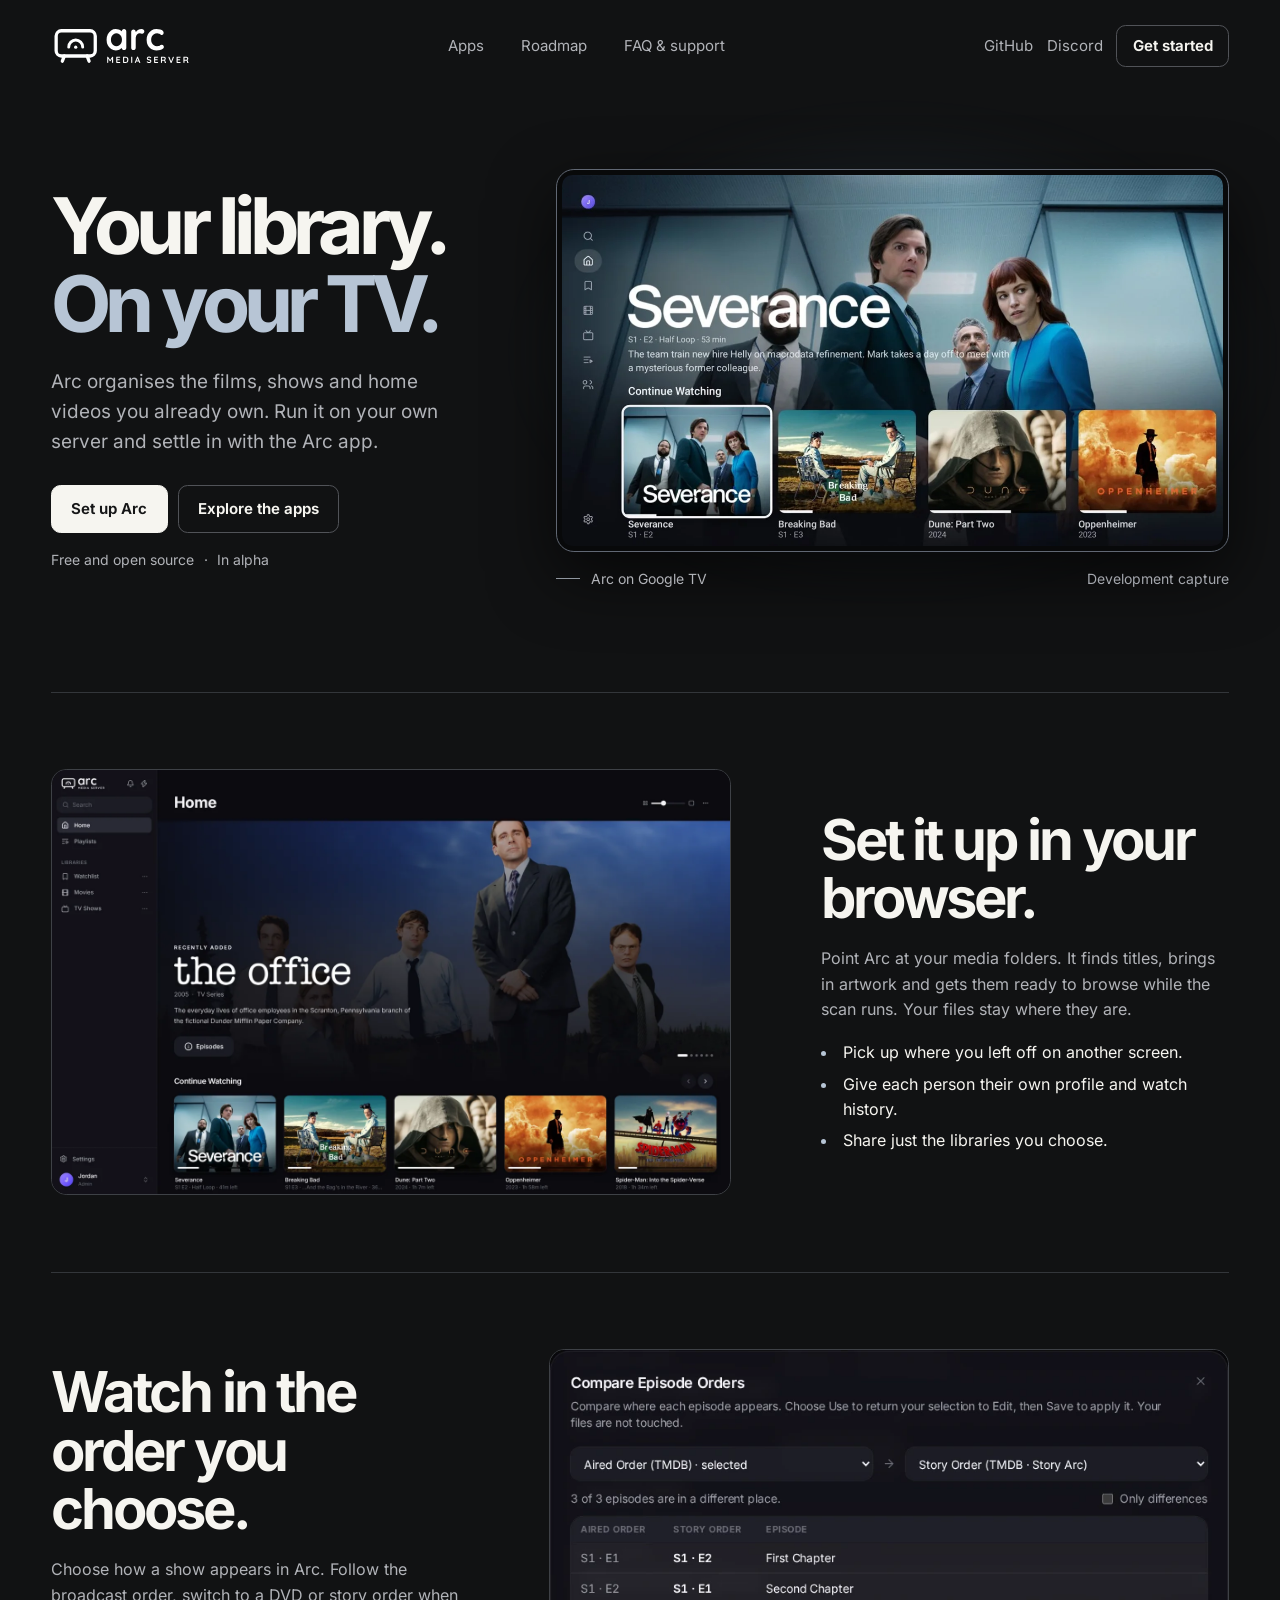
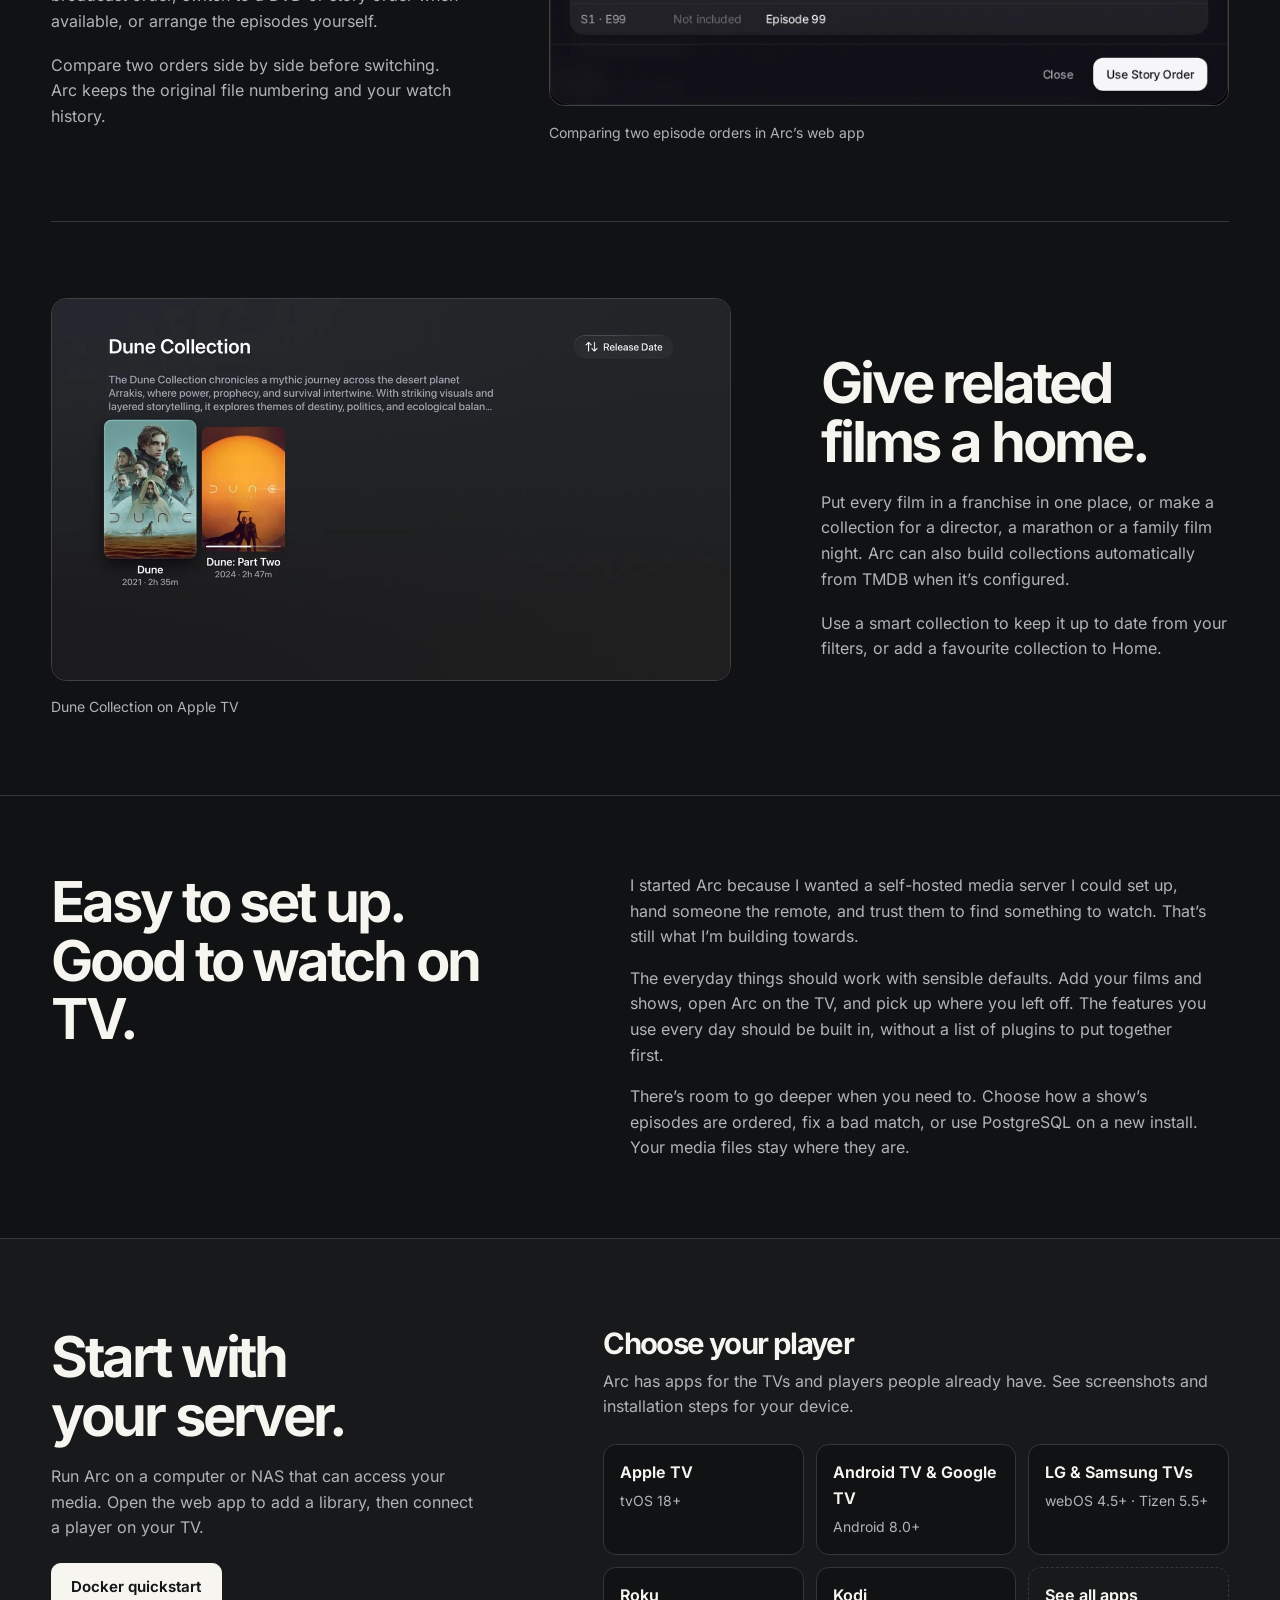
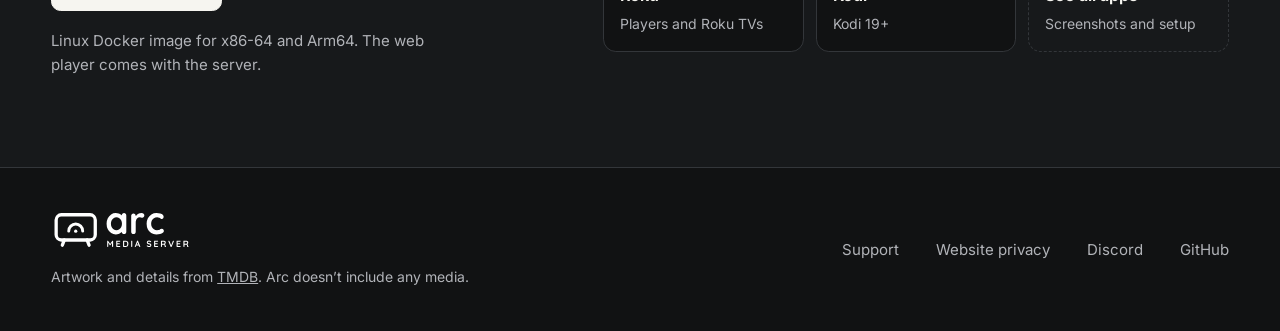
<file: index.html>
<!doctype html>
<html lang="en">
<head>
  <meta charset="utf-8">
  <meta name="viewport" content="width=device-width, initial-scale=1">
  <meta name="theme-color" content="#111213">
  <meta name="description" content="Arc is a free, open-source media server for your movies, shows and home videos. Run it at home and watch on your TV.">
  <title>Arc Media Server</title>
  <link rel="canonical" href="https://arcmediaserver.org/">
  <meta property="og:type" content="website">
  <meta property="og:site_name" content="Arc Media Server">
  <meta property="og:url" content="https://arcmediaserver.org/">
  <meta property="og:title" content="Arc Media Server">
  <meta property="og:description" content="Arc is a free, open-source media server for your movies, shows and home videos. Run it at home and watch on your TV.">
  <meta property="og:image" content="https://arcmediaserver.org/assets/og-image.jpg">
  <meta property="og:image:width" content="1200">
  <meta property="og:image:height" content="630">
  <meta property="og:image:alt" content="Arc Media Server: Your library. On your TV. Shown beside Arc's Home screen on Google TV.">
  <meta name="twitter:card" content="summary_large_image">
  <link rel="icon" href="assets/arc-icon.svg" type="image/svg+xml">
  <link rel="stylesheet" href="style.css">
  <script src="navigation.js" defer></script>
</head>
<body>
  <a class="skip" href="#content">Skip to content</a>
  <header class="header wrap">
    <a class="brand" href="./" aria-label="Arc Media Server home"><img src="assets/arc-logo.svg" width="140" height="43" alt="Arc Media Server"></a>
    <button class="nav-toggle" type="button" aria-label="Menu" aria-expanded="false" aria-controls="header-links" hidden>
      <span class="nav-toggle-icon" aria-hidden="true"></span>
    </button>
    <div class="header-links" id="header-links">
      <nav aria-label="Main navigation">
        <a href="apps/">Apps</a>
        <a href="roadmap/">Roadmap</a>
        <a href="support/">FAQ &amp; support</a>
      </nav>
      <nav class="header-actions" aria-label="Project links">
        <a href="https://github.com/arc-media-server/arc-media-server">GitHub</a>
        <a href="https://discord.gg/wtJKFSrkAP">Discord</a>
      </nav>
    </div>
    <a class="button small header-cta" href="#get-started">Get started</a>
  </header>
  <main id="content">
    <section class="hero wrap" aria-labelledby="hero-title">
      <div class="hero-copy">
        <h1 id="hero-title">Your library.<br><span>On your TV.</span></h1>
        <p>Arc organises the films, shows and home videos you already own. Run it on your own server and settle in with the Arc app.</p>
        <div class="actions">
          <a class="button primary" href="#get-started">Set up Arc</a>
          <a class="button" href="apps/">Explore the apps</a>
        </div>
        <p class="availability">Free and open source <span aria-hidden="true">·</span> In alpha</p>
      </div>
      <figure class="hero-screen">
        <div class="screen">
          <img src="assets/apps/android-home.webp" width="1200" height="675" fetchpriority="high" alt="Arc Home on Google TV, with Severance and a Continue Watching row">
        </div>
        <figcaption><span class="caption-line"></span> Arc on Google TV <span class="caption-detail">Development capture</span></figcaption>
      </figure>
    </section>

    <section class="feature wrap" id="experience" aria-labelledby="experience-title">
      <div class="feature-media">
        <img src="assets/server-home.webp" width="1500" height="938" loading="lazy" alt="Arc’s web Home with the library sidebar, The Office and Continue Watching">
      </div>
      <div class="feature-copy">
        <h2 id="experience-title">Set it up in your browser.</h2>
        <p>Point Arc at your media folders. It finds titles, brings in artwork and gets them ready to browse while the scan runs. Your files stay where they are.</p>
        <ul class="details">
          <li>Pick up where you left off on another screen.</li>
          <li>Give each person their own profile and watch history.</li>
          <li>Share just the libraries you choose.</li>
        </ul>
      </div>
    </section>

    <section class="feature feature-order wrap" aria-labelledby="ordering-title">
      <div class="feature-copy">
        <h2 id="ordering-title">Watch in the order you choose.</h2>
        <p>Choose how a show appears in Arc. Follow the broadcast order, switch to a DVD or story order when available, or arrange the episodes yourself.</p>
        <p>Compare two orders side by side before switching. Arc keeps the original file numbering and your watch history.</p>
      </div>
      <figure>
        <div class="feature-media">
          <img src="assets/episode-order-comparison.webp" width="820" height="430" loading="lazy" alt="Arc compares aired order and story order for a sample series. First Chapter moves from episode one to episode two, while Second Chapter moves from episode two to episode one.">
        </div>
        <figcaption>Comparing two episode orders in Arc’s web app</figcaption>
      </figure>
    </section>

    <section class="feature wrap" aria-labelledby="collections-title">
      <figure>
        <div class="feature-media">
          <img src="assets/apps/apple-collection.webp" width="1200" height="675" loading="lazy" alt="The Dune Collection with both films on a single screen in Arc for Apple TV">
        </div>
        <figcaption>Dune Collection on Apple TV</figcaption>
      </figure>
      <div class="feature-copy">
        <h2 id="collections-title">Give related films a home.</h2>
        <p>Put every film in a franchise in one place, or make a collection for a director, a marathon or a family film night. Arc can also build collections automatically from TMDB when it’s configured.</p>
        <p>Use a smart collection to keep it up to date from your filters, or add a favourite collection to Home.</p>
      </div>
    </section>

    <section class="mission wrap" id="mission" aria-labelledby="mission-title">
      <h2 id="mission-title">Easy to set up.<br>Good to watch on TV.</h2>
      <div>
        <p>I started Arc because I wanted a self-hosted media server I could set up, hand someone the remote, and trust them to find something to watch. That’s still what I’m building towards.</p>
        <p>The everyday things should work with sensible defaults. Add your films and shows, open Arc on the TV, and pick up where you left off. The features you use every day should be built in, without a list of plugins to put together first.</p>
        <p>There’s room to go deeper when you need to. Choose how a show’s episodes are ordered, fix a bad match, or use PostgreSQL on a new install. Your media files stay where they are.</p>
      </div>
    </section>

    <section class="install" id="get-started" aria-labelledby="install-title">
      <div class="wrap install-grid">
        <div class="install-copy">
          <h2 id="install-title">Start with<br>your server.</h2>
          <p>Run Arc on a computer or NAS that can access your media. Open the web app to add a library, then connect a player on your TV.</p>
          <a class="button primary" href="https://github.com/arc-media-server/arc-media-server#running-with-docker">Docker quickstart</a>
          <p class="detail">Linux Docker image for x86-64 and Arm64. The web player comes with the server.</p>
        </div>
        <div class="apps" id="apps">
          <h3>Choose your player</h3>
          <p>Arc has apps for the TVs and players people already have. See screenshots and installation steps for your device.</p>
          <ul class="platforms">
            <li><a href="apps/#apple"><strong>Apple TV</strong><span>tvOS 18+</span></a></li>
            <li><a href="apps/#android"><strong>Android TV &amp; Google TV</strong><span>Android 8.0+</span></a></li>
            <li><a href="apps/#smart-tv"><strong>LG &amp; Samsung TVs</strong><span>webOS&nbsp;4.5+ · Tizen&nbsp;5.5+</span></a></li>
            <li><a href="apps/#roku"><strong>Roku</strong><span>Players and Roku TVs</span></a></li>
            <li><a href="apps/#kodi"><strong>Kodi</strong><span>Kodi 19+</span></a></li>
            <li><a href="apps/" class="platforms-all"><strong>See all apps</strong><span>Screenshots and setup</span></a></li>
          </ul>
        </div>
      </div>
    </section>
  </main>
  <footer class="wrap footer">
    <div>
      <a class="brand" href="./" aria-label="Arc Media Server home"><img src="assets/arc-logo.svg" width="140" height="43" alt="Arc Media Server" loading="lazy"></a>
      <p>Artwork and details from <a href="https://www.themoviedb.org/">TMDB</a>. Arc doesn’t include any media.</p>
    </div>
    <nav aria-label="Footer">
      <a href="support/">Support</a>
      <a href="privacy.html">Website privacy</a>
      <a href="https://discord.gg/wtJKFSrkAP">Discord</a>
      <a href="https://github.com/arc-media-server">GitHub</a>
    </nav>
  </footer>
</body>
</html>
</file>
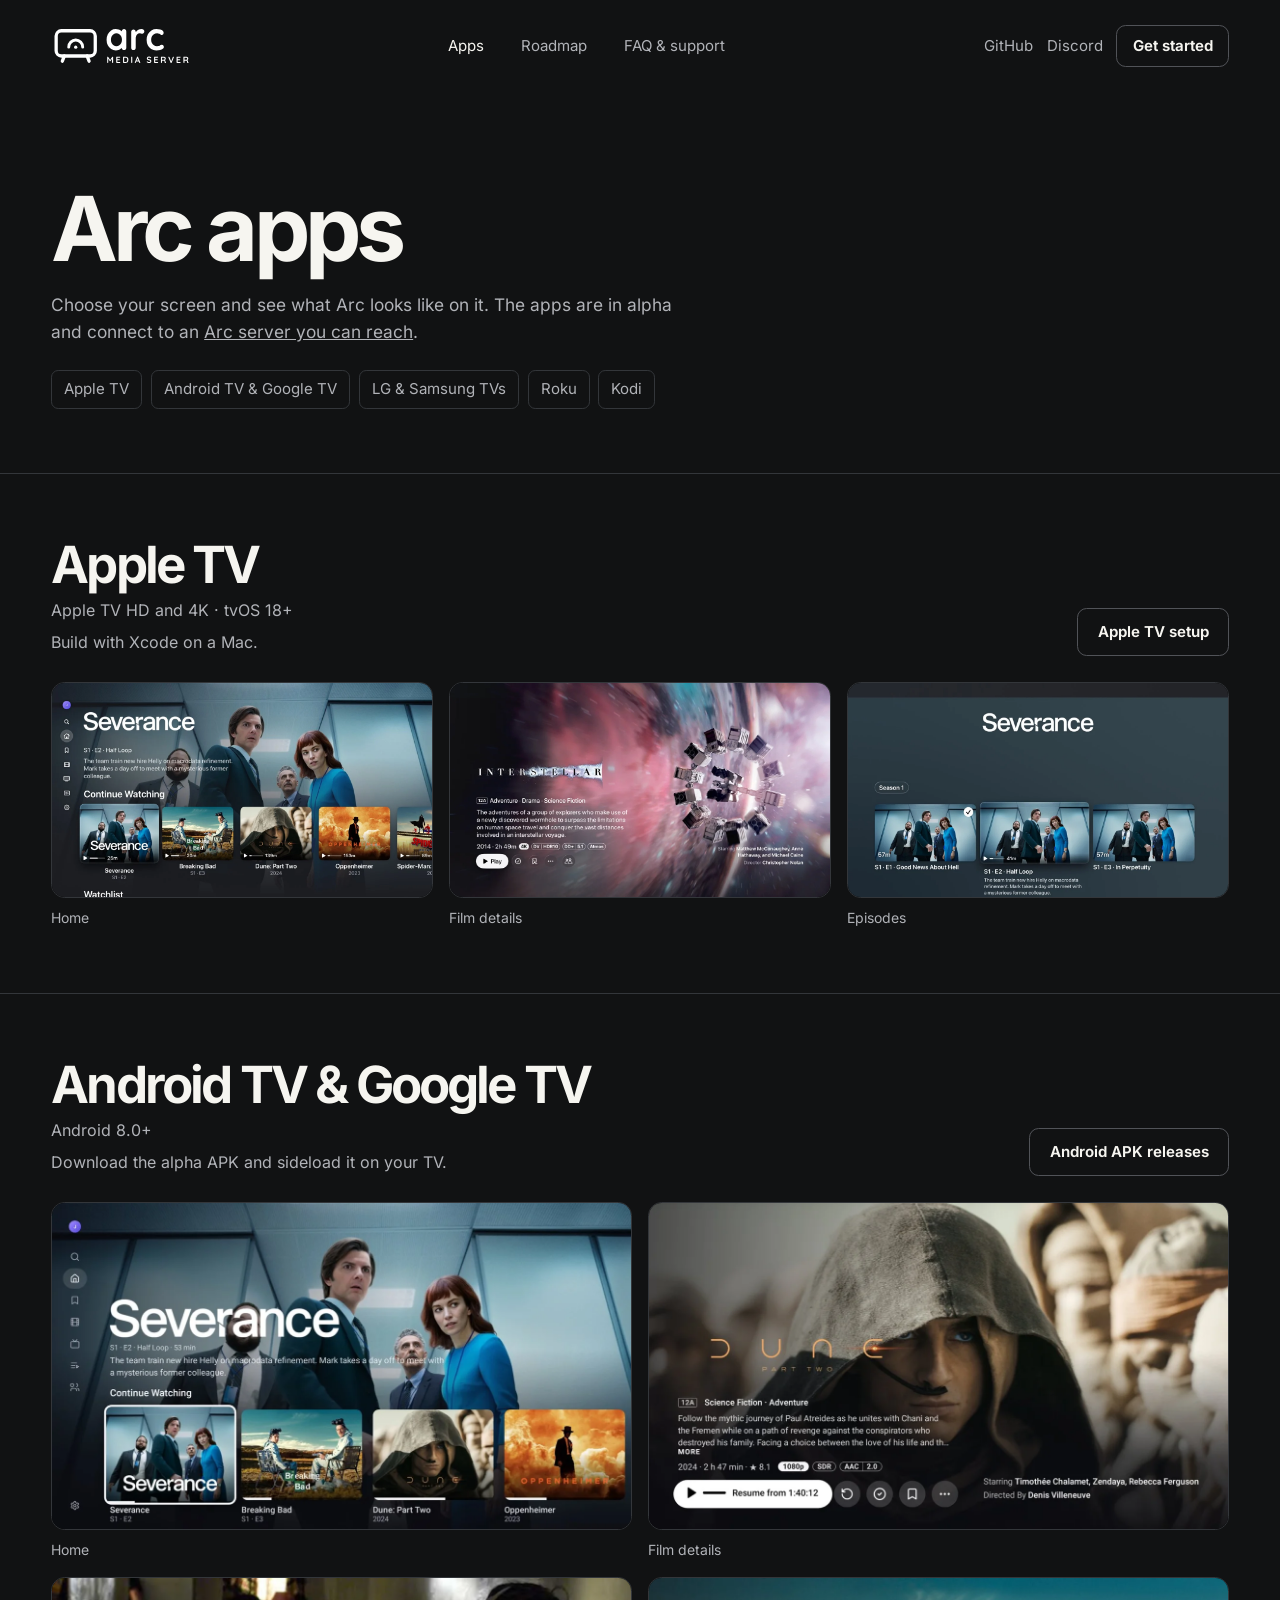
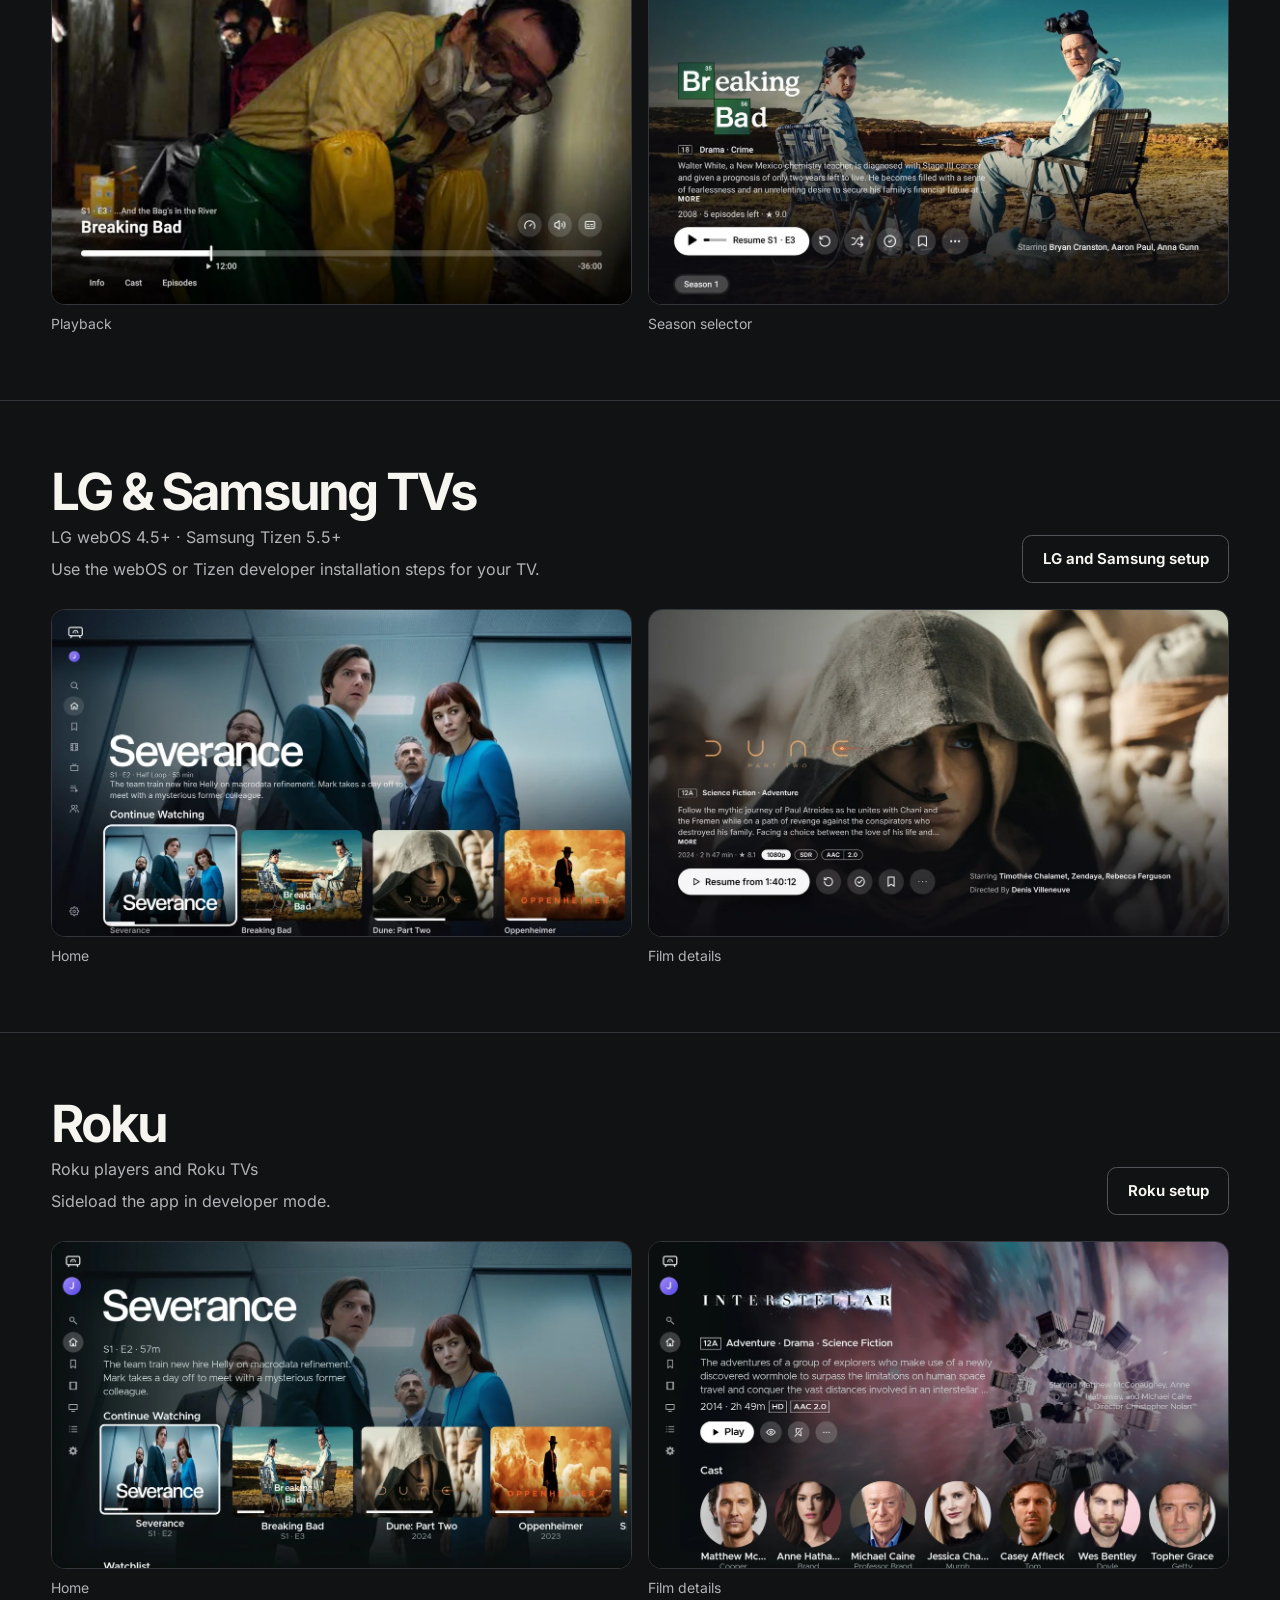
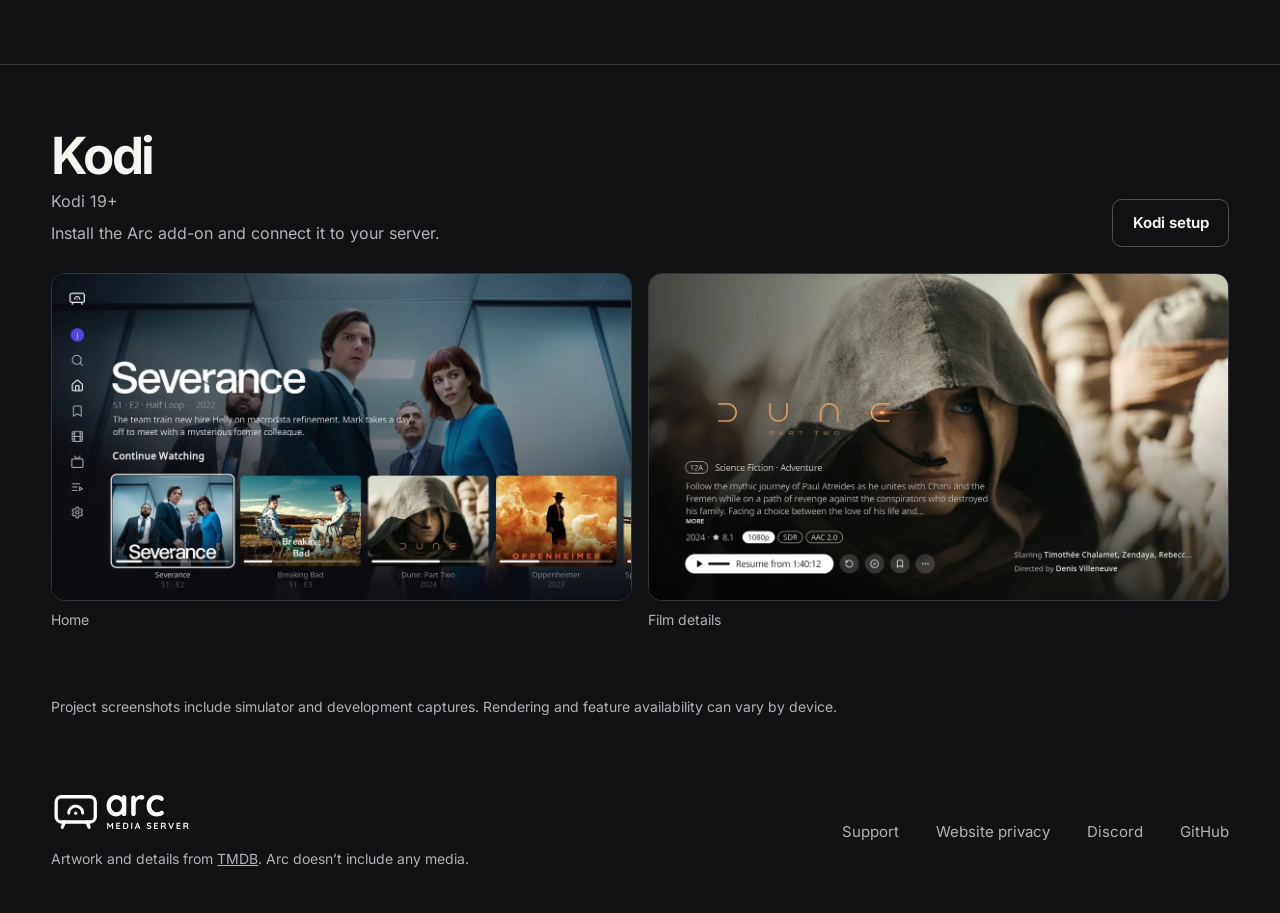
<file: apps/index.html>
<!doctype html>
<html lang="en">
<head>
  <meta charset="utf-8">
  <meta name="viewport" content="width=device-width, initial-scale=1">
  <meta name="theme-color" content="#111213">
  <meta name="description" content="Arc screenshots and installation links for Apple TV, Android TV, LG and Samsung TVs, Roku, and Kodi.">
  <title>Apps · Arc Media Server</title>
  <link rel="canonical" href="https://arcmediaserver.org/apps/">
  <meta property="og:type" content="website">
  <meta property="og:site_name" content="Arc Media Server">
  <meta property="og:url" content="https://arcmediaserver.org/apps/">
  <meta property="og:title" content="Apps · Arc Media Server">
  <meta property="og:description" content="Arc screenshots and installation links for Apple TV, Android TV, LG and Samsung TVs, Roku, and Kodi.">
  <meta property="og:image" content="https://arcmediaserver.org/assets/og-image.jpg">
  <meta property="og:image:width" content="1200">
  <meta property="og:image:height" content="630">
  <meta property="og:image:alt" content="Arc Media Server: Your library. On your TV. Shown beside Arc's Home screen on Google TV.">
  <meta name="twitter:card" content="summary_large_image">
  <link rel="icon" href="../assets/arc-icon.svg" type="image/svg+xml">
  <link rel="stylesheet" href="../style.css">
  <script src="../navigation.js" defer></script>
</head>
<body>
  <a class="skip" href="#content">Skip to content</a>
  <header class="header wrap">
    <a class="brand" href="../" aria-label="Arc Media Server home"><img src="../assets/arc-logo.svg" width="140" height="43" alt="Arc Media Server"></a>
    <button class="nav-toggle" type="button" aria-label="Menu" aria-expanded="false" aria-controls="header-links" hidden>
      <span class="nav-toggle-icon" aria-hidden="true"></span>
    </button>
    <div class="header-links" id="header-links">
      <nav aria-label="Main navigation">
        <a href="../apps/" aria-current="page">Apps</a>
        <a href="../roadmap/">Roadmap</a>
        <a href="../support/">FAQ &amp; support</a>
      </nav>
      <nav class="header-actions" aria-label="Project links">
        <a href="https://github.com/arc-media-server/arc-media-server">GitHub</a>
        <a href="https://discord.gg/wtJKFSrkAP">Discord</a>
      </nav>
    </div>
    <a class="button small header-cta" href="../#get-started">Get started</a>
  </header>
  <main id="content">
    <section class="wrap page-intro">
      <h1>Arc apps</h1>
      <p>Choose your screen and see what Arc looks like on it. The apps are in alpha and connect to an <a href="https://github.com/arc-media-server/arc-media-server#running-with-docker">Arc server you can reach</a>.</p>
      <nav class="jump-links" aria-label="Platforms"><a href="#apple">Apple TV</a><a href="#android">Android TV &amp; Google TV</a><a href="#smart-tv">LG &amp; Samsung TVs</a><a href="#roku">Roku</a><a href="#kodi">Kodi</a></nav>
    </section>

    <section class="wrap app-gallery" id="apple" aria-labelledby="apple-heading">
      <div class="section-heading">
        <div>
          <h2 id="apple-heading">Apple TV</h2>
          <p>Apple TV HD and 4K · tvOS 18+</p>
          <p>Build with Xcode on a Mac.</p>
        </div>
        <a class="button" href="https://github.com/arc-media-server/arc-apple#installing">Apple TV setup</a>
      </div>
      <div class="gallery-grid" data-count="3">
          <figure>
            <a href="../assets/tv-home.webp" aria-label="Open home screenshot for Apple TV"><img loading="lazy" src="../assets/tv-home.webp" alt="Arc Home with Continue Watching on Apple TV"></a>
            <figcaption>Home</figcaption>
          </figure>
          <figure>
            <a href="../assets/apps/apple-movie.webp" aria-label="Open film details screenshot for Apple TV"><img loading="lazy" src="../assets/apps/apple-movie.webp" alt="A film details page in Arc on Apple TV"></a>
            <figcaption>Film details</figcaption>
          </figure>
          <figure>
            <a href="../assets/tv-show-episodes.webp" aria-label="Open episodes screenshot for Apple TV"><img loading="lazy" src="../assets/tv-show-episodes.webp" alt="The episode row for Severance on Apple TV"></a>
            <figcaption>Episodes</figcaption>
          </figure>
      </div>
    </section>

    <section class="wrap app-gallery" id="android" aria-labelledby="android-heading">
      <div class="section-heading">
        <div>
          <h2 id="android-heading">Android TV &amp; Google TV</h2>
          <p>Android 8.0+</p>
          <p>Download the alpha APK and sideload it on your TV.</p>
        </div>
        <a class="button" href="https://github.com/arc-media-server/arc-android/releases">Android APK releases</a>
      </div>
      <div class="gallery-grid" data-count="4">
          <figure>
            <a href="../assets/apps/android-home.webp" aria-label="Open home screenshot for Android TV &amp; Google TV"><img loading="lazy" src="../assets/apps/android-home.webp" alt="Arc Home on Android TV"></a>
            <figcaption>Home</figcaption>
          </figure>
          <figure>
            <a href="../assets/apps/android-movie.webp" aria-label="Open film details screenshot for Android TV &amp; Google TV"><img loading="lazy" src="../assets/apps/android-movie.webp" alt="A film details page in Arc on Android TV"></a>
            <figcaption>Film details</figcaption>
          </figure>
          <figure>
            <a href="../assets/apps/android-player.webp" aria-label="Open playback screenshot for Android TV &amp; Google TV"><img loading="lazy" src="../assets/apps/android-player.webp" alt="The Arc playback controls on Android TV"></a>
            <figcaption>Playback</figcaption>
          </figure>
          <figure>
            <a href="../assets/apps/android-episodes.webp" aria-label="Open season selector screenshot for Android TV"><img loading="lazy" src="../assets/apps/android-episodes.webp" alt="Breaking Bad’s details and season selector in Arc on Android TV"></a>
            <figcaption>Season selector</figcaption>
          </figure>
      </div>
    </section>

    <section class="wrap app-gallery" id="smart-tv" aria-labelledby="smart-tv-heading">
      <div class="section-heading">
        <div>
          <h2 id="smart-tv-heading">LG &amp; Samsung TVs</h2>
          <p>LG webOS 4.5+ · Samsung Tizen 5.5+</p>
          <p>Use the webOS or Tizen developer installation steps for your TV.</p>
        </div>
        <a class="button" href="https://github.com/arc-media-server/arc-tv">LG and Samsung setup</a>
      </div>
      <div class="gallery-grid" data-count="2">
          <figure>
            <a href="../assets/apps/smart-tv-home.webp" aria-label="Open home screenshot for LG &amp; Samsung TVs"><img loading="lazy" src="../assets/apps/smart-tv-home.webp" alt="The Arc TV app Home screen"></a>
            <figcaption>Home</figcaption>
          </figure>
          <figure>
            <a href="../assets/apps/smart-tv-film.webp" aria-label="Open film details screenshot for LG &amp; Samsung TVs"><img loading="lazy" src="../assets/apps/smart-tv-film.webp" alt="A film details page in the Arc TV app"></a>
            <figcaption>Film details</figcaption>
          </figure>
      </div>
    </section>

    <section class="wrap app-gallery" id="roku" aria-labelledby="roku-heading">
      <div class="section-heading">
        <div>
          <h2 id="roku-heading">Roku</h2>
          <p>Roku players and Roku TVs</p>
          <p>Sideload the app in developer mode.</p>
        </div>
        <a class="button" href="https://github.com/arc-media-server/arc-roku#installing">Roku setup</a>
      </div>
      <div class="gallery-grid" data-count="2">
          <figure>
            <a href="../assets/apps/roku-home.webp" aria-label="Open home screenshot for Roku"><img loading="lazy" src="../assets/apps/roku-home.webp" alt="Arc Home in the Roku simulator"></a>
            <figcaption>Home</figcaption>
          </figure>
          <figure>
            <a href="../assets/apps/roku-movie.webp" aria-label="Open film details screenshot for Roku"><img loading="lazy" src="../assets/apps/roku-movie.webp" alt="A film details page in the Roku simulator"></a>
            <figcaption>Film details</figcaption>
          </figure>
      </div>
    </section>

    <section class="wrap app-gallery" id="kodi" aria-labelledby="kodi-heading">
      <div class="section-heading">
        <div>
          <h2 id="kodi-heading">Kodi</h2>
          <p>Kodi 19+</p>
          <p>Install the Arc add-on and connect it to your server.</p>
        </div>
        <a class="button" href="https://github.com/arc-media-server/arc-kodi">Kodi setup</a>
      </div>
      <div class="gallery-grid" data-count="2">
          <figure>
            <a href="../assets/apps/kodi-home.webp" aria-label="Open home screenshot for Kodi"><img loading="lazy" src="../assets/apps/kodi-home.webp" alt="Arc Home in Kodi"></a>
            <figcaption>Home</figcaption>
          </figure>
          <figure>
            <a href="../assets/apps/kodi-film.webp" aria-label="Open film details screenshot for Kodi"><img loading="lazy" src="../assets/apps/kodi-film.webp" alt="A film details page in Arc for Kodi"></a>
            <figcaption>Film details</figcaption>
          </figure>
      </div>
    </section>

    <p class="wrap gallery-note">Project screenshots include simulator and development captures. Rendering and feature availability can vary by device.</p>
  </main>
  <footer class="wrap footer">
    <div>
      <a class="brand" href="../" aria-label="Arc Media Server home"><img src="../assets/arc-logo.svg" width="140" height="43" alt="Arc Media Server" loading="lazy"></a>
      <p>Artwork and details from <a href="https://www.themoviedb.org/">TMDB</a>. Arc doesn’t include any media.</p>
    </div>
    <nav aria-label="Footer">
      <a href="../support/">Support</a>
      <a href="../privacy.html">Website privacy</a>
      <a href="https://discord.gg/wtJKFSrkAP">Discord</a>
      <a href="https://github.com/arc-media-server">GitHub</a>
    </nav>
  </footer>
</body>
</html>
</file>
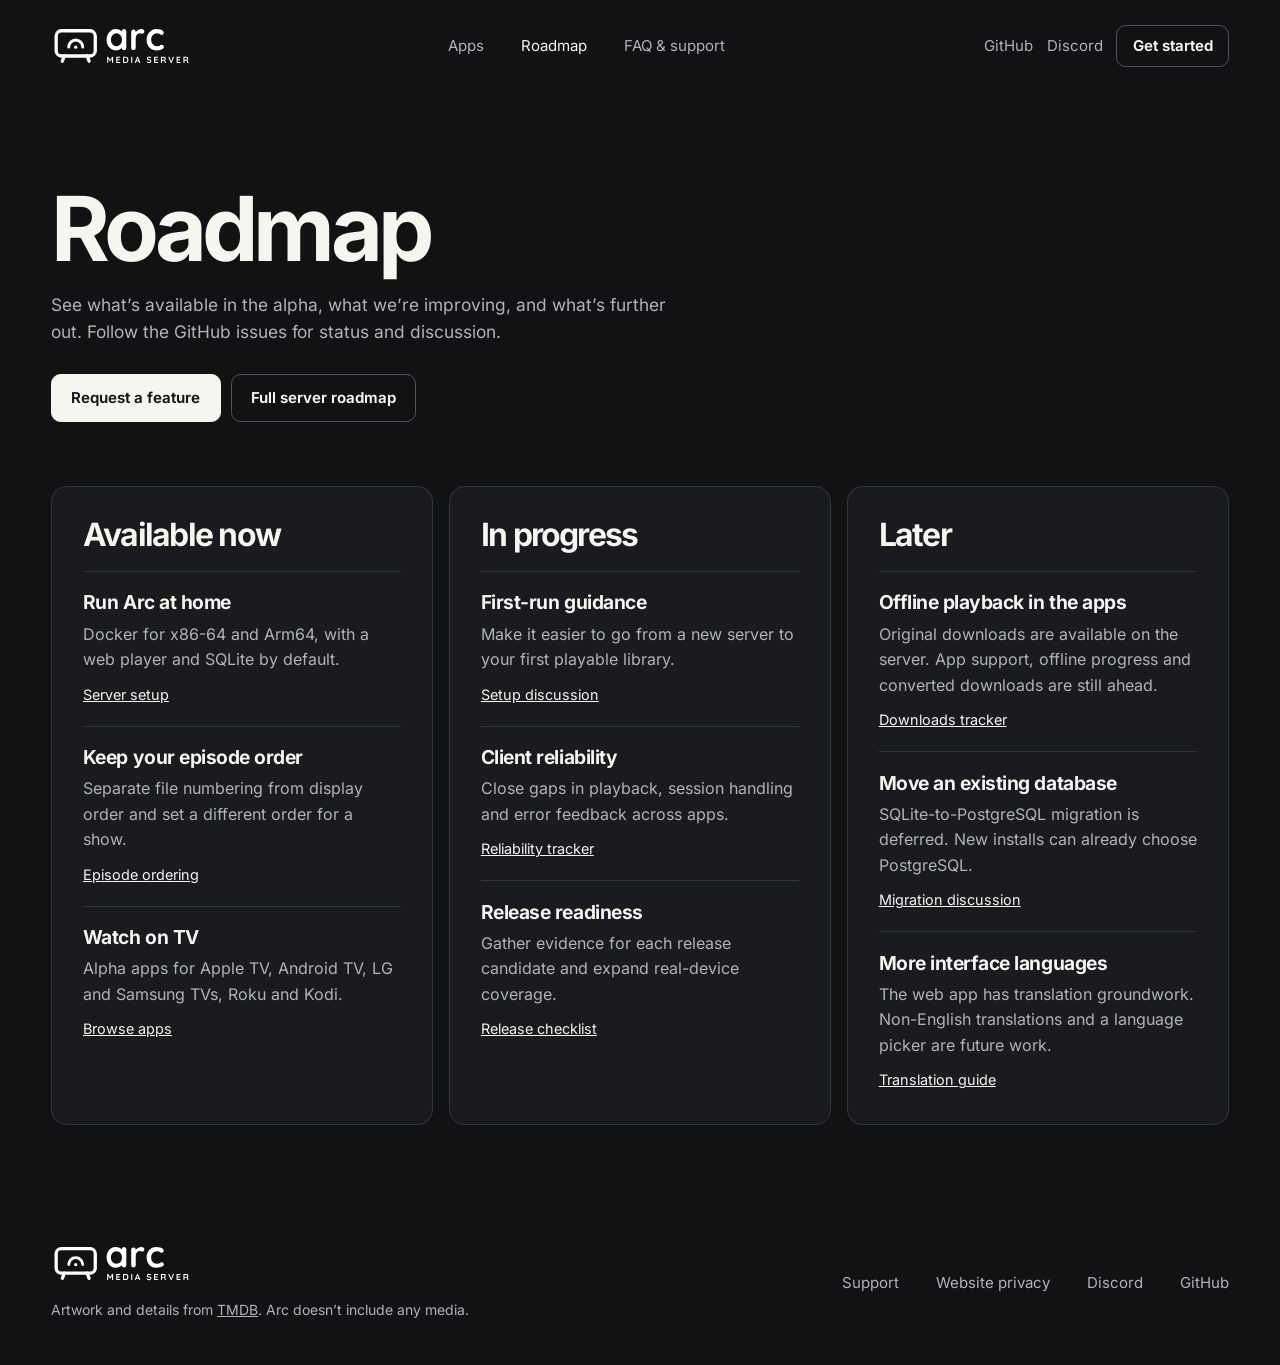
<file: roadmap/index.html>
<!doctype html>
<html lang="en">
<head>
  <meta charset="utf-8">
  <meta name="viewport" content="width=device-width, initial-scale=1">
  <meta name="theme-color" content="#111213">
  <meta name="description" content="See what has shipped, what Arc is improving, and what is planned for later.">
  <title>Roadmap · Arc Media Server</title>
  <link rel="canonical" href="https://arcmediaserver.org/roadmap/">
  <meta property="og:type" content="website">
  <meta property="og:site_name" content="Arc Media Server">
  <meta property="og:url" content="https://arcmediaserver.org/roadmap/">
  <meta property="og:title" content="Roadmap · Arc Media Server">
  <meta property="og:description" content="See what has shipped, what Arc is improving, and what is planned for later.">
  <meta property="og:image" content="https://arcmediaserver.org/assets/og-image.jpg">
  <meta property="og:image:width" content="1200">
  <meta property="og:image:height" content="630">
  <meta property="og:image:alt" content="Arc Media Server: Your library. On your TV. Shown beside Arc's Home screen on Google TV.">
  <meta name="twitter:card" content="summary_large_image">
  <link rel="icon" href="../assets/arc-icon.svg" type="image/svg+xml">
  <link rel="stylesheet" href="../style.css">
  <script src="../navigation.js" defer></script>
</head>
<body>
  <a class="skip" href="#content">Skip to content</a>
  <header class="header wrap">
    <a class="brand" href="../" aria-label="Arc Media Server home"><img src="../assets/arc-logo.svg" width="140" height="43" alt="Arc Media Server"></a>
    <button class="nav-toggle" type="button" aria-label="Menu" aria-expanded="false" aria-controls="header-links" hidden>
      <span class="nav-toggle-icon" aria-hidden="true"></span>
    </button>
    <div class="header-links" id="header-links">
      <nav aria-label="Main navigation">
        <a href="../apps/">Apps</a>
        <a href="../roadmap/" aria-current="page">Roadmap</a>
        <a href="../support/">FAQ &amp; support</a>
      </nav>
      <nav class="header-actions" aria-label="Project links">
        <a href="https://github.com/arc-media-server/arc-media-server">GitHub</a>
        <a href="https://discord.gg/wtJKFSrkAP">Discord</a>
      </nav>
    </div>
    <a class="button small header-cta" href="../#get-started">Get started</a>
  </header>
  <main id="content">
    <section class="wrap page-intro">
      <h1>Roadmap</h1>
      <p>See what’s available in the alpha, what we’re improving, and what’s further out. Follow the GitHub issues for status and discussion.</p>
      <div class="actions">
        <a class="button primary" href="https://github.com/arc-media-server/arc-media-server/issues/new?title=Feature%20request%3A%20">Request a feature</a>
        <a class="button" href="https://github.com/arc-media-server/arc-media-server/blob/main/ROADMAP.md">Full server roadmap</a>
      </div>
    </section>
    <div class="wrap roadmap-board">
      <section class="roadmap-column" aria-labelledby="phase-0">
        <h2 id="phase-0">Available now</h2>
        <ul>
          <li>
            <h3>Run Arc at home</h3>
            <p>Docker for x86-64 and Arm64, with a web player and SQLite by default.</p>
            <a href="https://github.com/arc-media-server/arc-media-server#running-with-docker">Server setup</a>
          </li>
          <li>
            <h3>Keep your episode order</h3>
            <p>Separate file numbering from display order and set a different order for a show.</p>
            <a href="https://github.com/arc-media-server/arc-media-server/blob/main/docs/METADATA-ORDERING.md">Episode ordering</a>
          </li>
          <li>
            <h3>Watch on TV</h3>
            <p>Alpha apps for Apple TV, Android TV, LG and Samsung TVs, Roku and Kodi.</p>
            <a href="../apps/">Browse apps</a>
          </li>
        </ul>
      </section>
      <section class="roadmap-column" aria-labelledby="phase-1">
        <h2 id="phase-1">In progress</h2>
        <ul>
          <li>
            <h3>First-run guidance</h3>
            <p>Make it easier to go from a new server to your first playable library.</p>
            <a href="https://github.com/arc-media-server/arc-media-server/issues/436">Setup discussion</a>
          </li>
          <li>
            <h3>Client reliability</h3>
            <p>Close gaps in playback, session handling and error feedback across apps.</p>
            <a href="https://github.com/arc-media-server/arc-media-server/issues/486">Reliability tracker</a>
          </li>
          <li>
            <h3>Release readiness</h3>
            <p>Gather evidence for each release candidate and expand real-device coverage.</p>
            <a href="https://github.com/arc-media-server/arc-media-server/blob/main/docs/ALPHA-CHECKLIST.md">Release checklist</a>
          </li>
        </ul>
      </section>
      <section class="roadmap-column" aria-labelledby="phase-2">
        <h2 id="phase-2">Later</h2>
        <ul>
          <li>
            <h3>Offline playback in the apps</h3>
            <p>Original downloads are available on the server. App support, offline progress and converted downloads are still ahead.</p>
            <a href="https://github.com/arc-media-server/arc-media-server/issues/62">Downloads tracker</a>
          </li>
          <li>
            <h3>Move an existing database</h3>
            <p>SQLite-to-PostgreSQL migration is deferred. New installs can already choose PostgreSQL.</p>
            <a href="https://github.com/arc-media-server/arc-media-server/issues/308">Migration discussion</a>
          </li>
          <li>
            <h3>More interface languages</h3>
            <p>The web app has translation groundwork. Non-English translations and a language picker are future work.</p>
            <a href="https://github.com/arc-media-server/arc-media-server/blob/main/docs/TRANSLATION.md">Translation guide</a>
          </li>
        </ul>
      </section>
    </div>
  </main>
  <footer class="wrap footer">
    <div>
      <a class="brand" href="../" aria-label="Arc Media Server home"><img src="../assets/arc-logo.svg" width="140" height="43" alt="Arc Media Server" loading="lazy"></a>
      <p>Artwork and details from <a href="https://www.themoviedb.org/">TMDB</a>. Arc doesn’t include any media.</p>
    </div>
    <nav aria-label="Footer">
      <a href="../support/">Support</a>
      <a href="../privacy.html">Website privacy</a>
      <a href="https://discord.gg/wtJKFSrkAP">Discord</a>
      <a href="https://github.com/arc-media-server">GitHub</a>
    </nav>
  </footer>
</body>
</html>
</file>
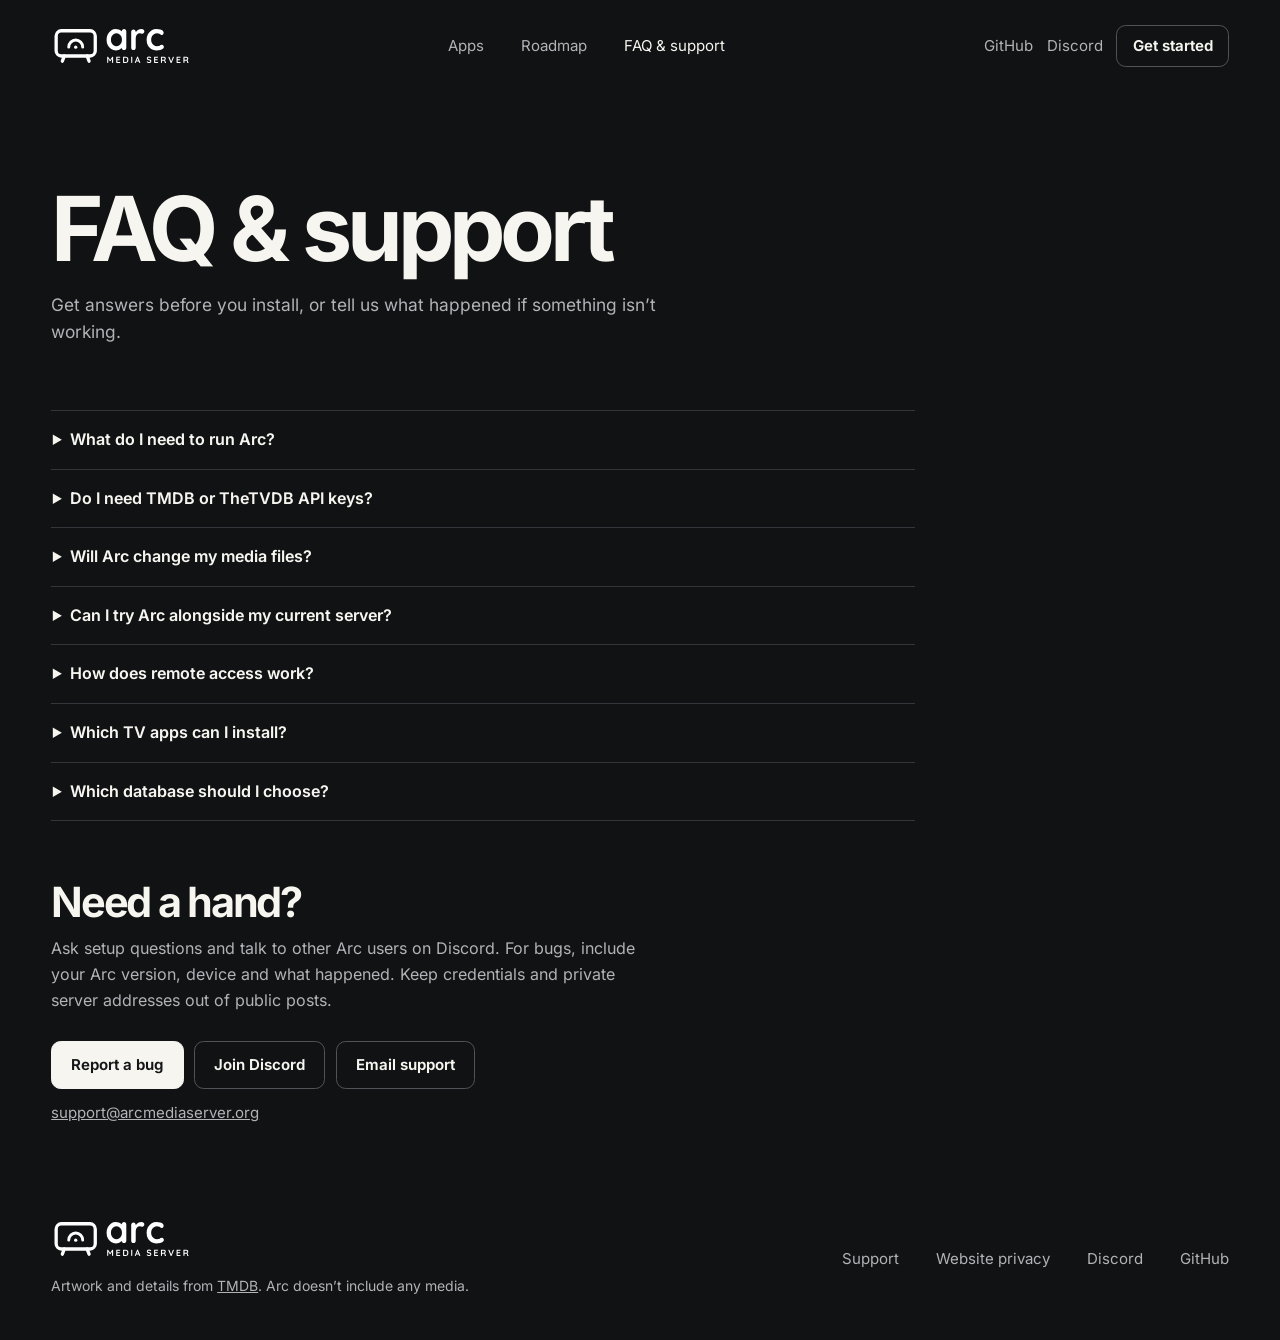
<file: support/index.html>
<!doctype html>
<html lang="en">
<head>
  <meta charset="utf-8">
  <meta name="viewport" content="width=device-width, initial-scale=1">
  <meta name="theme-color" content="#111213">
  <meta name="description" content="Answers to common Arc setup and playback questions and ways to get support.">
  <title>FAQ &amp; support · Arc Media Server</title>
  <link rel="canonical" href="https://arcmediaserver.org/support/">
  <meta property="og:type" content="website">
  <meta property="og:site_name" content="Arc Media Server">
  <meta property="og:url" content="https://arcmediaserver.org/support/">
  <meta property="og:title" content="FAQ &amp; support · Arc Media Server">
  <meta property="og:description" content="Answers to common Arc setup and playback questions and ways to get support.">
  <meta property="og:image" content="https://arcmediaserver.org/assets/og-image.jpg">
  <meta property="og:image:width" content="1200">
  <meta property="og:image:height" content="630">
  <meta property="og:image:alt" content="Arc Media Server: Your library. On your TV. Shown beside Arc's Home screen on Google TV.">
  <meta name="twitter:card" content="summary_large_image">
  <link rel="icon" href="../assets/arc-icon.svg" type="image/svg+xml">
  <link rel="stylesheet" href="../style.css">
  <script src="../navigation.js" defer></script>
</head>
<body>
  <a class="skip" href="#content">Skip to content</a>
  <header class="header wrap">
    <a class="brand" href="../" aria-label="Arc Media Server home"><img src="../assets/arc-logo.svg" width="140" height="43" alt="Arc Media Server"></a>
    <button class="nav-toggle" type="button" aria-label="Menu" aria-expanded="false" aria-controls="header-links" hidden>
      <span class="nav-toggle-icon" aria-hidden="true"></span>
    </button>
    <div class="header-links" id="header-links">
      <nav aria-label="Main navigation">
        <a href="../apps/">Apps</a>
        <a href="../roadmap/">Roadmap</a>
        <a href="../support/" aria-current="page">FAQ &amp; support</a>
      </nav>
      <nav class="header-actions" aria-label="Project links">
        <a href="https://github.com/arc-media-server/arc-media-server">GitHub</a>
        <a href="https://discord.gg/wtJKFSrkAP">Discord</a>
      </nav>
    </div>
    <a class="button small header-cta" href="../#get-started">Get started</a>
  </header>
  <main id="content">
    <section class="wrap page-intro">
      <h1>FAQ &amp; support</h1>
      <p>Get answers before you install, or tell us what happened if something isn’t working.</p>
    </section>
    <section class="wrap faq" aria-label="Frequently asked questions">
      <details>
        <summary>What do I need to run Arc?</summary>
        <p>Arc’s Docker image runs on Linux x86-64 and Arm64. Run it on a computer or NAS that can read your media and keep Arc’s data on local storage. Follow the <a href="https://github.com/arc-media-server/arc-media-server#running-with-docker">Docker quickstart</a>.</p>
      </details>
      <details>
        <summary>Do I need TMDB or TheTVDB API keys?</summary>
        <p>You can add and play files without keys using filenames and local artwork. Configure a provider key if you want Arc to look up titles and fetch its metadata or artwork.</p>
      </details>
      <details>
        <summary>Will Arc change my media files?</summary>
        <p>Arc reads your files. It keeps library data, watch history and settings separately. You can mount media folders read-only in Docker.</p>
      </details>
      <details>
        <summary>Can I try Arc alongside my current server?</summary>
        <p>Yes. Give Arc its own data folder and, if needed, a different port. Start with a small library of files you already have and mount it read-only.</p>
      </details>
      <details>
        <summary>How does remote access work?</summary>
        <p>People outside your home need a reachable Arc server address. Configure secure remote access or an HTTPS reverse proxy, then use Arc’s invite flow to share selected libraries.</p>
      </details>
      <details>
        <summary>Which TV apps can I install?</summary>
        <p>Visit <a href="../apps/">Apps</a> for screenshots and current installation steps. Availability varies by platform while Arc is in alpha.</p>
      </details>
      <details>
        <summary>Which database should I choose?</summary>
        <p>SQLite is the default and needs no separate database server. PostgreSQL is an option during first-time setup. Existing installations keep their database engine.</p>
      </details>
    </section>
    <section class="wrap support-panel" aria-labelledby="contact-heading">
      <h2 id="contact-heading">Need a hand?</h2>
      <p>Ask setup questions and talk to other Arc users on Discord. For bugs, include your Arc version, device and what happened. Keep credentials and private server addresses out of public posts.</p>
      <div class="actions">
        <a class="button primary" href="https://github.com/arc-media-server/arc-media-server/issues/new/choose">Report a bug</a>
        <a class="button" href="https://discord.gg/wtJKFSrkAP">Join Discord</a>
        <a class="button" href="mailto:support@arcmediaserver.org">Email support</a>
      </div>
      <p class="detail"><a href="mailto:support@arcmediaserver.org">support@arcmediaserver.org</a></p>
    </section>
  </main>
  <footer class="wrap footer">
    <div>
      <a class="brand" href="../" aria-label="Arc Media Server home"><img src="../assets/arc-logo.svg" width="140" height="43" alt="Arc Media Server" loading="lazy"></a>
      <p>Artwork and details from <a href="https://www.themoviedb.org/">TMDB</a>. Arc doesn’t include any media.</p>
    </div>
    <nav aria-label="Footer">
      <a href="../support/">Support</a>
      <a href="../privacy.html">Website privacy</a>
      <a href="https://discord.gg/wtJKFSrkAP">Discord</a>
      <a href="https://github.com/arc-media-server">GitHub</a>
    </nav>
  </footer>
</body>
</html>
</file>
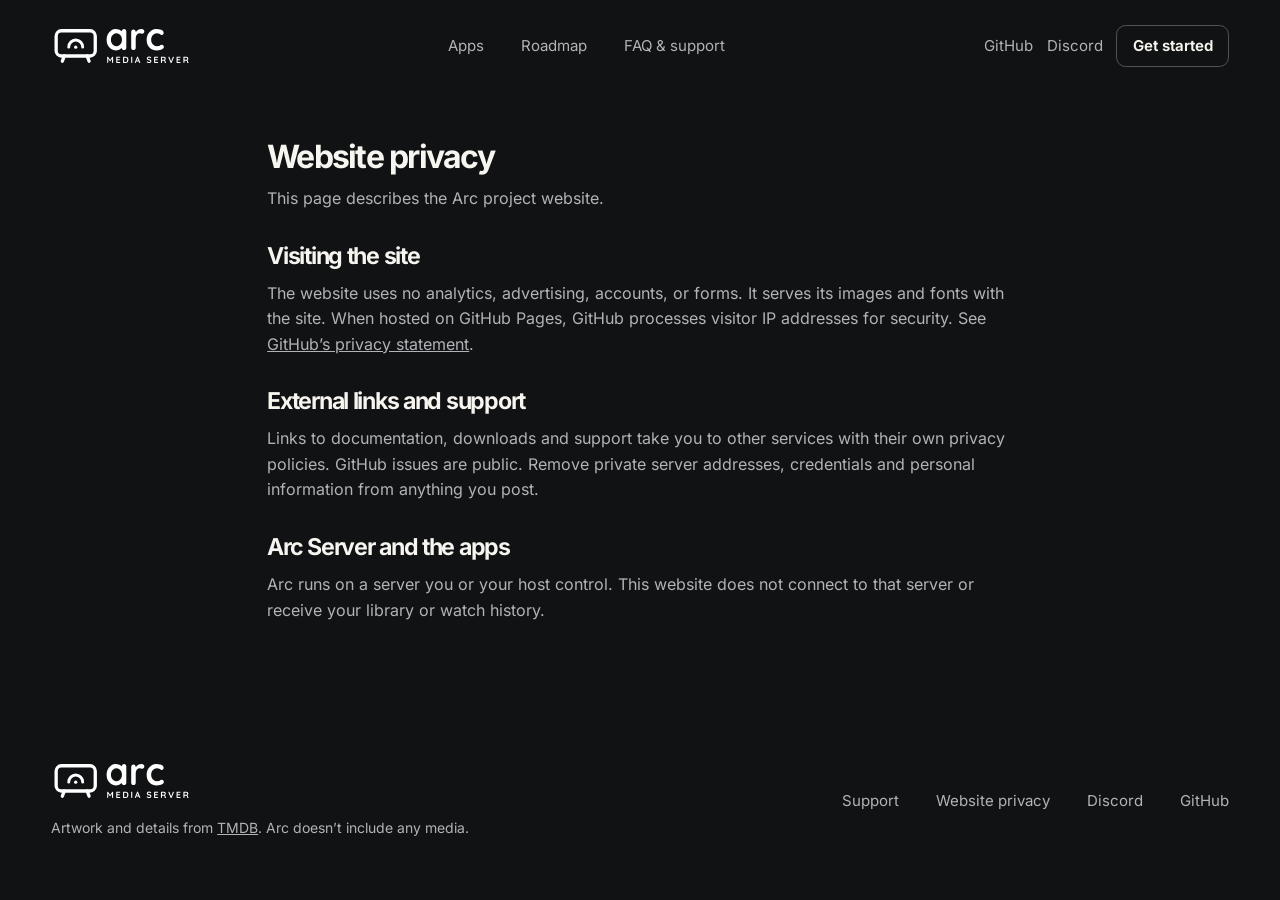
<file: privacy.html>
<!doctype html>
<html lang="en">
<head>
  <meta charset="utf-8">
  <meta name="viewport" content="width=device-width, initial-scale=1">
  <meta name="theme-color" content="#111213">
  <meta name="description" content="How the Arc project website handles your privacy: no analytics, advertising, accounts or forms.">
  <title>Website privacy · Arc Media Server</title>
  <link rel="canonical" href="https://arcmediaserver.org/privacy.html">
  <meta property="og:type" content="website">
  <meta property="og:site_name" content="Arc Media Server">
  <meta property="og:url" content="https://arcmediaserver.org/privacy.html">
  <meta property="og:title" content="Website privacy · Arc Media Server">
  <meta property="og:description" content="How the Arc project website handles your privacy: no analytics, advertising, accounts or forms.">
  <meta property="og:image" content="https://arcmediaserver.org/assets/og-image.jpg">
  <meta property="og:image:width" content="1200">
  <meta property="og:image:height" content="630">
  <meta property="og:image:alt" content="Arc Media Server: Your library. On your TV. Shown beside Arc's Home screen on Google TV.">
  <meta name="twitter:card" content="summary_large_image">
  <link rel="icon" href="assets/arc-icon.svg" type="image/svg+xml">
  <link rel="stylesheet" href="style.css">
  <script src="navigation.js" defer></script>
</head>
<body>
  <header class="header wrap">
    <a class="brand" href="./" aria-label="Arc Media Server home"><img src="assets/arc-logo.svg" width="140" height="43" alt="Arc Media Server"></a>
    <button class="nav-toggle" type="button" aria-label="Menu" aria-expanded="false" aria-controls="header-links" hidden>
      <span class="nav-toggle-icon" aria-hidden="true"></span>
    </button>
    <div class="header-links" id="header-links">
      <nav aria-label="Main navigation">
        <a href="apps/">Apps</a>
        <a href="roadmap/">Roadmap</a>
        <a href="support/">FAQ &amp; support</a>
      </nav>
      <nav class="header-actions" aria-label="Project links">
        <a href="https://github.com/arc-media-server/arc-media-server">GitHub</a>
        <a href="https://discord.gg/wtJKFSrkAP">Discord</a>
      </nav>
    </div>
    <a class="button small header-cta" href="./#get-started">Get started</a>
  </header>
  <main class="policy wrap">
    <h1>Website privacy</h1>
    <p>This page describes the Arc project website.</p>
    <h2>Visiting the site</h2>
    <p>The website uses no analytics, advertising, accounts, or forms. It serves its images and fonts with the site. When hosted on GitHub Pages, GitHub processes visitor IP addresses for security. See <a href="https://docs.github.com/en/site-policy/privacy-policies/github-general-privacy-statement">GitHub’s privacy statement</a>.</p>
    <h2>External links and support</h2>
    <p>Links to documentation, downloads and support take you to other services with their own privacy policies. GitHub issues are public. Remove private server addresses, credentials and personal information from anything you post.</p>
    <h2>Arc Server and the apps</h2>
    <p>Arc runs on a server you or your host control. This website does not connect to that server or receive your library or watch history.</p>
  </main>
  <footer class="wrap footer">
    <div>
      <a class="brand" href="./" aria-label="Arc Media Server home"><img src="assets/arc-logo.svg" width="140" height="43" alt="Arc Media Server" loading="lazy"></a>
      <p>Artwork and details from <a href="https://www.themoviedb.org/">TMDB</a>. Arc doesn’t include any media.</p>
    </div>
    <nav aria-label="Footer">
      <a href="support/">Support</a>
      <a href="privacy.html">Website privacy</a>
      <a href="https://discord.gg/wtJKFSrkAP">Discord</a>
      <a href="https://github.com/arc-media-server">GitHub</a>
    </nav>
  </footer>
</body>
</html>
</file>
<file: style.css>
@font-face {
  font-family: Inter;
  src: url("assets/inter.woff2") format("woff2");
  font-display: swap;
  font-weight: 100 900;
}
:root {
  color-scheme: dark;
  --bg: #111213;
  --panel: #191b1e;
  --ink: #f6f5f0;
  --muted: #b1b3b8;
  --line: #33363a;
  --gutter: clamp(1.25rem, 4vw, 4.5rem);
  font: 400 100%/1.6 Inter, system-ui, sans-serif;
  background: var(--bg);
  color: var(--ink);
}
* { box-sizing: border-box; }
html { scroll-behavior: smooth; }
body { margin: 0; }
img { display: block; max-width: 100%; height: auto; }
a { color: inherit; }
a:focus-visible { outline: 2px solid var(--ink); outline-offset: 5px; }
h1, h2, h3, p, figure { margin: 0; }
h1, h2, h3 { line-height: 1.04; letter-spacing: -.055em; }
p { color: var(--muted); }
.wrap { width: 100%; max-width: 94rem; padding-inline: var(--gutter); margin-inline: auto; }
.skip { position: absolute; z-index: 2; top: 1rem; left: 1rem; background: var(--ink); color: var(--bg); padding: .6rem 1rem; transform: translateY(-200%); }
.skip:focus { transform: none; }
.header { position: relative; min-height: 5.75rem; display: flex; align-items: center; gap: .85rem; }
.header-links { flex: 1; display: flex; align-items: center; gap: 1rem; }
.header-links nav:first-child { margin-inline: auto; }
.nav-toggle { display: none; }
.brand { flex: none; display: inline-block; }
.brand img { width: 8.75rem; }
nav { display: flex; gap: clamp(1rem, 3vw, 2.3rem); align-items: center; flex-wrap: wrap; }
nav a { text-decoration: none; color: var(--muted); font-size: .9375rem; }
nav a:hover { color: var(--ink); }
.header .header-actions { flex-wrap: nowrap; gap: .85rem; }
.header-cta { white-space: nowrap; }
.button { display: inline-flex; align-items: center; justify-content: center; padding: .75rem 1.2rem; min-height: 3rem; font-size: .9375rem; font-weight: 650; line-height: 1.3; text-decoration: none; border: 1px solid #515358; border-radius: .6rem; }
.button:hover { background: #27292d; }
.button.primary { background: var(--ink); color: #151617; border-color: var(--ink); }
.button.primary:hover { background: #dddee0; border-color: #dddee0; }
.button.small { min-height: 2.6rem; padding: .5rem .95rem; }
.hero { display: grid; grid-template-columns: minmax(0, .8fr) minmax(0, 1.22fr); align-items: center; gap: clamp(2.5rem, 5vw, 5.5rem); padding-block: clamp(2.6rem, 6vw, 6.5rem) clamp(3.75rem, 8vw, 8rem); }
.hero h1 { font-size: clamp(3.35rem, 6.1vw, 6.5rem); line-height: .99; font-weight: 740; letter-spacing: -.075em; }
.hero h1 span { color: #b7c5d5; }
.hero-copy > p:not(.availability) { font-size: clamp(1rem, 1.5vw, 1.18rem); max-width: 33ch; margin-top: 1.55rem; line-height: 1.6; }
.actions { display: flex; flex-wrap: wrap; gap: .65rem; margin-top: 1.75rem; }
.availability { display: flex; align-items: center; gap: .6rem; font-size: .875rem; margin-top: 1rem; }
.hero-screen { position: relative; isolation: isolate; }
.hero-screen::before { content: ""; position: absolute; inset: -10% -4% 3%; z-index: -1; background: radial-gradient(ellipse at 50% 50%, #33485b 0%, transparent 71%); opacity: .7; filter: blur(1.5rem); }
.screen { overflow: hidden; border: 1px solid #606773; border-radius: clamp(.7rem, 1.4vw, 1.25rem); padding: .32rem; background: #08090a; box-shadow: 0 24px 65px #0009; }
.screen img { width: 100%; border-radius: .65rem; }
figcaption { color: var(--muted); margin-top: .95rem; display: flex; flex-wrap: wrap; gap: .65rem; align-items: center; font-size: .875rem; }
.caption-line { width: 1.5rem; height: 1px; background: #8f969f; }
.caption-detail { margin-inline-start: auto; color: #a4a7ad; }
.feature { position: relative; display: grid; grid-template-columns: minmax(0, 1.25fr) minmax(0, .75fr); gap: clamp(2.1rem, 7vw, 6.5rem); align-items: center; padding-block: clamp(2.8rem, 6vw, 6rem); }
.feature::before { content: ""; position: absolute; top: 0; inset-inline: var(--gutter); height: 1px; background: var(--line); }
.feature-order { grid-template-columns: minmax(0, .75fr) minmax(0, 1.25fr); }
.feature-media { border-radius: .95rem; overflow: hidden; border: 1px solid #3e4146; background: var(--panel); }
.feature-media img { width: 100%; }
h2 { font-size: clamp(2.25rem, 4.4vw, 4.3rem); font-weight: 680; }
.feature-copy p, .install-copy > p { max-width: 43ch; margin-top: 1.15rem; }
.details { margin: 1.1rem 0 0; padding-left: 1.1rem; color: var(--ink); }
.details li { padding-left: .28rem; margin-top: .35rem; }
.details li::marker { color: #b7c5d5; }
.detail { font-size: .9375rem; }
.install { border-block: 1px solid var(--line); background: #17191b; }
.install-grid { display: grid; grid-template-columns: minmax(0, .85fr) minmax(0, 1.15fr); gap: clamp(2.5rem, 7vw, 6.5rem); padding-block: clamp(3rem, 7vw, 6rem); }
.install-copy .button { margin-top: 1.4rem; }
.apps { scroll-margin-top: 1rem; }
h3 { font-size: clamp(1.55rem, 2.3vw, 2.05rem); font-weight: 680; }
.apps > p { margin-top: .6rem; }
.footer { display: flex; flex-wrap: wrap; gap: 1.25rem 3rem; justify-content: space-between; align-items: center; padding-block: 2.7rem; }
.footer p { font-size: .875rem; margin-top: .6rem; }
.policy { max-width: 53rem; margin: 3rem auto 6rem; }
.policy h2 { font-size: 1.45rem; margin-top: 2rem; }
.policy p { margin-top: .8rem; }
@media (max-width: 960px) {
  .hero { grid-template-columns: minmax(0, .9fr) minmax(0, 1.1fr); gap: 1.65rem; }
  .hero h1 { font-size: clamp(2.85rem, 6vw, 4.5rem); }
  .feature { gap: 2rem; }
}
@media (max-width: 760px) {
  .header { min-height: 4.7rem; flex-wrap: wrap; gap: .65rem; padding-block: .75rem; }
  .header .brand { margin-inline-end: auto; }
  .header .brand img { width: clamp(5.5rem, 26vw, 7rem); }
  .header-cta.button.small { min-height: 2.75rem; }
  .header-links { flex: 1 0 100%; flex-wrap: wrap; }
  .header-links nav:first-child { margin-inline: 0; }
  .header .nav-toggle:not([hidden]) {
    display: grid;
    place-items: center;
    width: 2.75rem;
    height: 2.75rem;
    padding: 0;
    color: var(--ink);
    background: transparent;
    border: 1px solid var(--line);
    border-radius: .6rem;
    cursor: pointer;
  }
  .nav-toggle:hover, .nav-toggle[aria-expanded="true"] { background: var(--panel); }
  .nav-toggle:focus-visible { outline: 2px solid var(--ink); outline-offset: 3px; }
  .nav-toggle-icon { width: 1.125rem; height: .75rem; border-block: 2px solid; position: relative; }
  .nav-toggle-icon::before { content: ""; position: absolute; inset: 50% 0 auto; border-top: 2px solid; transform: translateY(-50%); }
  .nav-toggle:not([hidden]) + .header-links {
    position: absolute;
    z-index: 1;
    inset: 100% var(--gutter) auto;
    display: block;
    padding: .5rem;
    background: var(--panel);
    border: 1px solid var(--line);
    border-radius: .75rem;
    box-shadow: 0 12px 30px #0008;
  }
  .nav-toggle[aria-expanded="false"]:not([hidden]) + .header-links { display: none; }
  .nav-toggle:not([hidden]) + .header-links nav { display: grid; gap: 0; }
  .nav-toggle:not([hidden]) + .header-links .header-actions { border-top: 1px solid var(--line); }
  .nav-toggle:not([hidden]) + .header-links a { display: flex; align-items: center; min-height: 2.75rem; padding-inline: .75rem; border-radius: .4rem; }
  .nav-toggle:not([hidden]) + .header-links a:hover { background: #27292d; }
}
@media (max-width: 720px) {
  .brand img { width: 7rem; }
  .hero, .feature, .feature-order, .install-grid { grid-template-columns: minmax(0, 1fr); }
  .hero { gap: 2.3rem; }
  .hero h1 { font-size: clamp(3.05rem, 10vw, 4.65rem); }
  .hero-copy > p:not(.availability) { max-width: 36ch; }
  .feature { gap: 1.6rem; border-top: 1px solid var(--line); }
  .feature::before { display: none; }
  .feature-copy { grid-row: 1; }
}
@media (max-width: 365px) {
  .brand img { width: 6rem; }
  .caption-detail { margin-inline-start: 0; }
}
@media (prefers-reduced-motion: reduce) {
  html { scroll-behavior: auto; }
}

.mission {
  display: grid;
  grid-template-columns: minmax(0, .9fr) minmax(0, 1.1fr);
  gap: clamp(1.6rem, 7vw, 6.5rem);
  padding-block: clamp(3rem, 6vw, 6rem);
  border-top: 1px solid var(--line);
}
.mission p { max-width: 58ch; }
.mission p + p { margin-top: 1rem; }
.apps > .button { margin-top: 1.35rem; }
.platforms { list-style: none; margin: 1.5rem 0 0; padding: 0; display: grid; grid-template-columns: repeat(3, minmax(0, 1fr)); gap: .75rem; }
@media (max-width: 1100px) { .platforms { grid-template-columns: repeat(2, minmax(0, 1fr)); } }
@media (max-width: 340px) { .platforms { grid-template-columns: minmax(0, 1fr); } }
.platforms a { display: flex; flex-direction: column; gap: .3rem; height: 100%; padding: .95rem 1rem; border: 1px solid var(--line); border-radius: .8rem; background: var(--bg); text-decoration: none; }
.platforms a:hover { background: #27292d; border-color: #515358; }
.platforms strong { font-size: 1rem; font-weight: 650; color: var(--ink); }
.platforms span { font-size: .875rem; color: var(--muted); }
.platforms .platforms-all { background: none; border-style: dashed; }
.header [aria-current="page"] { color: var(--ink); }

.page-intro { padding-block: clamp(3rem, 7vw, 6rem) clamp(2.7rem, 5vw, 4rem); }
.page-intro h1 { font-size: clamp(3.2rem, 7vw, 6rem); }
.page-intro > p { max-width: 58ch; margin-top: 1rem; font-size: 1.08rem; }
.jump-links { margin-top: 1.5rem; gap: .55rem; }
.jump-links a {
  border: 1px solid var(--line);
  border-radius: .45rem;
  padding: .4rem .75rem;
}
.jump-links a:hover { background: var(--panel); }
.app-gallery {
  padding-block: clamp(2.35rem, 5vw, 4rem);
  border-top: 1px solid var(--line);
  scroll-margin-top: 1rem;
}
.section-heading {
  display: flex;
  align-items: end;
  justify-content: space-between;
  flex-wrap: wrap;
  gap: 1rem 2rem;
  margin-bottom: 1.65rem;
}
.section-heading h2 { font-size: clamp(2.05rem, 4vw, 3.65rem); }
.section-heading p { margin-top: .42rem; }
.gallery-grid { display: grid; grid-template-columns: repeat(2, minmax(0, 1fr)); gap: 1rem; }
.gallery-grid[data-count="3"] { grid-template-columns: repeat(3, minmax(0, 1fr)); }
.gallery-grid a { display: block; border: 1px solid var(--line); border-radius: .85rem; overflow: hidden; }
.gallery-grid img { width: 100%; aspect-ratio: 16 / 9; object-fit: contain; background: #09090a; }
.gallery-grid figcaption { margin-top: .55rem; }
.gallery-note { font-size: .875rem; padding-block: 0 2rem; }

.roadmap-board {
  display: grid;
  grid-template-columns: repeat(3, minmax(0, 1fr));
  gap: 1rem;
  padding-bottom: clamp(3rem, 6vw, 5rem);
}
.roadmap-column {
  padding: clamp(1.15rem, 2.4vw, 2rem);
  border: 1px solid var(--line);
  background: var(--panel);
  border-radius: .95rem;
}
.roadmap-column h2 { font-size: clamp(1.55rem, 2.5vw, 2.05rem); }
.roadmap-column h3 { font-size: 1.2rem; line-height: 1.25; letter-spacing: -.025em; }
.roadmap-column ul { list-style: none; padding: 0; margin: 1.25rem 0 0; }
.roadmap-column li { border-top: 1px solid var(--line); padding-block: 1.15rem; }
.roadmap-column li:last-child { padding-bottom: 0; }
.roadmap-column p { margin-block: .45rem .55rem; }
.roadmap-column a { font-size: .9rem; }

.faq { margin-bottom: 2rem; }
.faq details { border-top: 1px solid var(--line); max-width: 54rem; }
.faq details:last-child { border-bottom: 1px solid var(--line); }
.faq summary { cursor: pointer; padding: 1rem .1rem; font-weight: 630; }
.faq details p { max-width: 66ch; padding-bottom: 1.15rem; }
.support-panel { padding-block: 1.75rem 3.25rem; }
.support-panel h2 { font-size: clamp(1.75rem, 3.5vw, 2.6rem); }
.support-panel > p { margin-top: .75rem; max-width: 59ch; }

@media (max-width: 800px) {
  .gallery-grid[data-count="3"] { grid-template-columns: repeat(2, minmax(0, 1fr)); }
}
@media (max-width: 720px) {
  .mission, .roadmap-board { grid-template-columns: minmax(0, 1fr); }
}
@media (max-width: 540px) {
  .gallery-grid, .gallery-grid[data-count="3"] { grid-template-columns: minmax(0, 1fr); }
}
</file>
